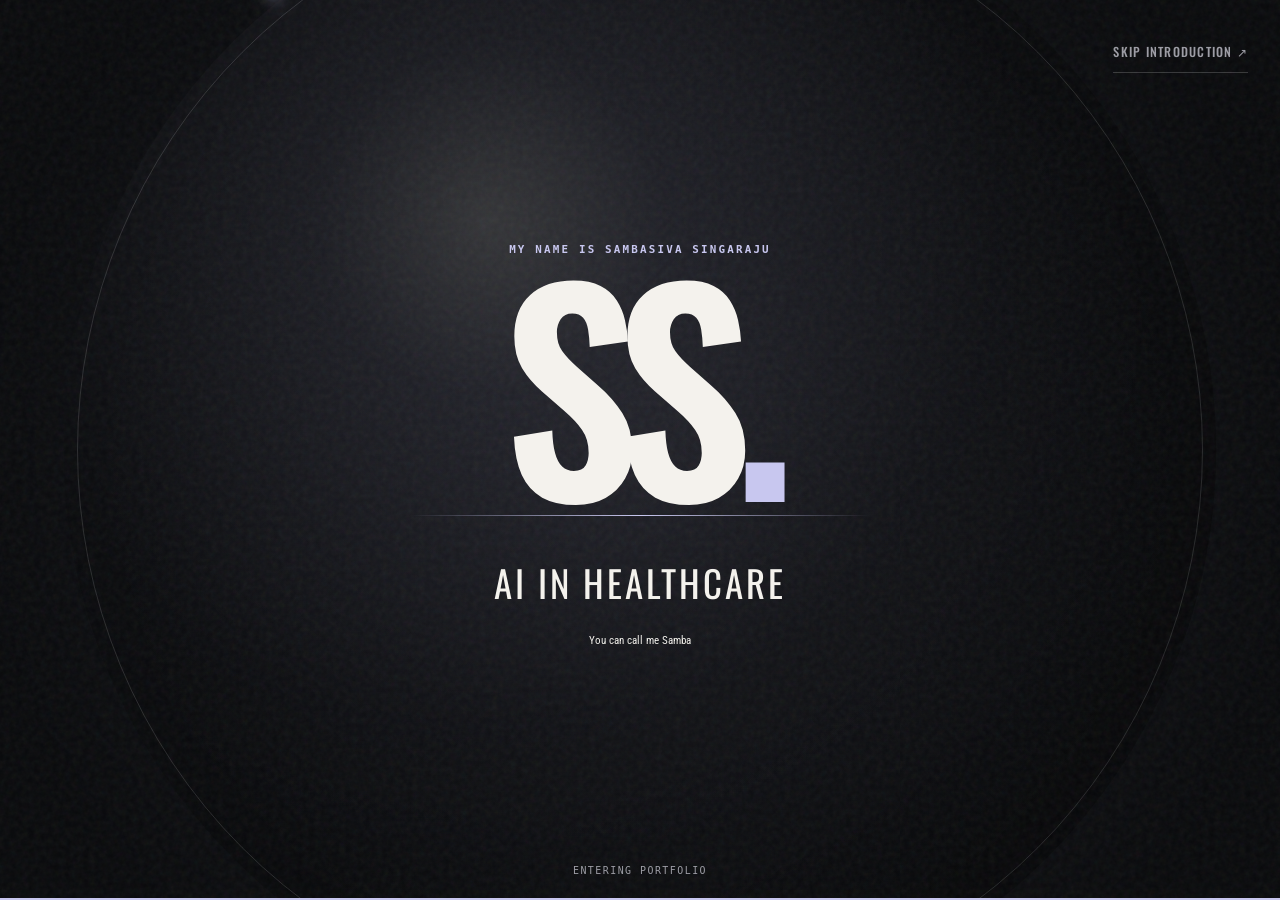
<file: index.html>
<!DOCTYPE html>
<html lang="en">
<head>
  <meta charset="UTF-8">
  <meta name="viewport" content="width=device-width, initial-scale=1.0">
  <meta name="description" content="Portfolio of Sambasiva Singaraju — educator, researcher and computer science student.">
  <title>Sambasiva Singaraju | About</title>
  <script>
  (function () {
    const pageURL =
      new URL(window.location.href);

    const arrivedFromIntro =
      pageURL.searchParams.get("intro")
      === "finished";

    if (arrivedFromIntro) {
      /*
        Remember that the introduction has played.
      */

      try {
        sessionStorage.setItem(
          "portfolioIntroPlayed",
          "true"
        );
      } catch (error) {
        /*
          The URL parameter still prevents a redirect loop when
          browser storage is unavailable.
        */
      }

      /*
        Remove ?intro=finished without refreshing the page.
      */

      pageURL.searchParams.delete("intro");

      try {
        window.history.replaceState(
          {},
          document.title,
          pageURL.pathname
        );
      } catch (error) {
        // The visible query parameter can remain if this fails.
      }
    } else {
      let introAlreadyPlayed = false;

      try {
        introAlreadyPlayed =
          sessionStorage.getItem(
            "portfolioIntroPlayed"
          ) === "true";
      } catch (error) {
        /*
          Browser storage may be unavailable for file:// pages.
        */
      }

      if (!introAlreadyPlayed) {
        window.location.replace(
          "intro.html"
        );
      }
    }
  })();
</script>
  <link rel="stylesheet" href="styles.css">
</head>
<body>
  <!-- Shared navigation: update these links on every page if you rename a file. -->
  <header class="site-header">
    <a class="brand" href="index.html" aria-label="Sambasiva Singaraju home">SS<span>.</span></a>
    <button class="menu-toggle" aria-expanded="false" aria-controls="site-nav">Menu</button>
    <nav id="site-nav" class="site-nav" aria-label="Primary navigation">
      <a class="active" aria-current="page" href="index.html">About me</a>
      <a href="projects.html">Projects</a>
      <a href="goals.html">Goals & progress</a>
    </nav>
  </header>

  <main>
    <section class="hero wrap">
      <div class="hero-copy reveal">
        <p class="eyebrow">Biomedical Science Graduate | Computer Science Student | AI and Health</p>
        <h1>Bridging the gap between <span>technology and healthcare</span></h1>
        <p class="lead">I’m Sambasiva, a Melbourne-based biomedical science graduate and current computer science student. I am a confident communicator with an undying curiosity to keep learning and growing.</p>
        <div class="actions">
          <a class="button primary" href="projects.html">Explore my work</a>
          <!-- Replace the email address here if your contact details change. -->
          <a class="button secondary" href="mailto:manojsingaraju2003@gmail.com">Get in touch</a>
          <a
          class="button secondary"
          href="https://www.linkedin.com/in/sambasiva-singaraju"
          target="_blank"
          rel="noopener noreferrer">
          LinkedIn ↗
          </a>
        </div>
      </div>

      <!-- PHOTO PLACEHOLDER: replace this div with <img class="profile-image" src="images/your-photo.jpg" alt="Portrait of Sambasiva Singaraju"> -->
      <img class="profile-image" src="images/your-photo.jpeg" alt="Portrait of Sambasiva Singaraju">
    </section>

    <section class="section wrap reveal">
      <div class="section-heading">
        <p class="eyebrow">A little more</p>
        <h2>Curiosity backed by communication</h2>
      </div>
      <div class="about-grid">
        <div class="panel prose">
          <p>My background spans biomedical research, education and customer-facing work. At Monash University, I completed a Bachelor of Biomedical Science and an Honours year, analysing ASPREE cohort data and communicating the findings through a thesis and presentation.</p>
          <p>As an Education Presenter with Elevate Education, I delivered engaging revision sessions in metropolitan and rural schools across Victoria. I now tutor high-school students, volunteer with Australian Red Cross retail, and study computer science to turn analytical ideas into practical digital experiences.</p>
          <p>I’m at my best when learning quickly, organising moving parts and helping people feel comfortable with unfamiliar information.</p>
        </div>
        <aside class="panel quick-facts" aria-label="Quick facts">
          <h3>Quick facts</h3>
          <dl>
            <div><dt>Based in</dt><dd>Melbourne, Victoria</dd></div>
            <div><dt>Current study</dt><dd>Graduate Certificate of Computer Science with Monash University</dd></div>
            <div><dt>Academic highlight</dt><dd>77 WAM in Biomedical Science | 94.5 ATAR</dd></div>
            <div><dt>Focus</dt><dd>Programming, Analysis, Health, Developing AI Solutions</dd></div>
          </dl>
        </aside>
      </div>
    </section>

    <section class="section wrap reveal">
      <div class="section-heading"><p class="eyebrow">Capabilities</p><h2>What I bring</h2></div>
      <div class="skill-grid">
        <article class="skill-card"><span>01</span><h3>Communication</h3><p>Clear presentations, active listening and explanations adapted to different audiences.</p></article>
        <article class="skill-card"><span>02</span><h3>Analysis</h3><p>Research design, statistical reasoning, structured problem-solving and close attention to detail.</p></article>
        <article class="skill-card"><span>03</span><h3>Delivery</h3><p>Independent planning, travel coordination, technical setup and reliable follow-through.</p></article>
        <article class="skill-card"><span>04</span><h3>Technology</h3><p>Developing programming fundamentals and confidently using digital systems and devices.</p></article>
      </div>
    </section>

    <section class="section wrap reveal">
      <div class="section-heading"><p class="eyebrow">Work Experience</p><h2>Trained and Developed in various industries and roles</h2></div>
      <div class="timeline">
        <article><div class="timeline-date">2026 — Present</div><div><h3>Retail Volunteer</h3><p>Australian Red Cross | Customer support, point-of-sale operations and inclusive service.</p></div></article>
        <article><div class="timeline-date">2023 — 2025</div><div><h3>Education Presenter</h3><p>Elevate Education | Interactive revision lectures delivered across Victorian schools.</p></div></article>
        <article><div class="timeline-date">2022 — Present</div><div><h3>Private Tutor</h3><p>Tailored teaching, planning and client relationships for high-school students.</p></div></article>
      </div>
    </section>
    <section class="section wrap reveal">
            <div class="section-heading"><p class="eyebrow">Education</p><h2>A cross-disciplinary path</h2></div>
      <div class="timeline">
        <article><div class="timeline-date">2026 — Present</div><div><h3>Graduate Certificate of Computer Science</h3><p>Monash University | Programming, computational thinking and software fundamentals.</p></div></article>
        <article><div class="timeline-date">2025</div><div><h3>Biomedical Science (Honours)</h3><p>Monash University | Independent ASPREE cohort analysis, thesis and research presentation for the School of Public Health.</p></div></article>
        <article><div class="timeline-date">2025</div><div><h3>Bachelor of Biomedical Science </h3><p>Monash University | 3-year undergraduate degree exploring human biology, health, and the causes and prevention of diseases</p></div></article>
      </div>
    </section>
  </main>

  <footer class="site-footer wrap"><p>© <span data-year></span> Sambasiva Singaraju</p></footer>
  <script src="script.js"></script>
</body>
</html>
</file>
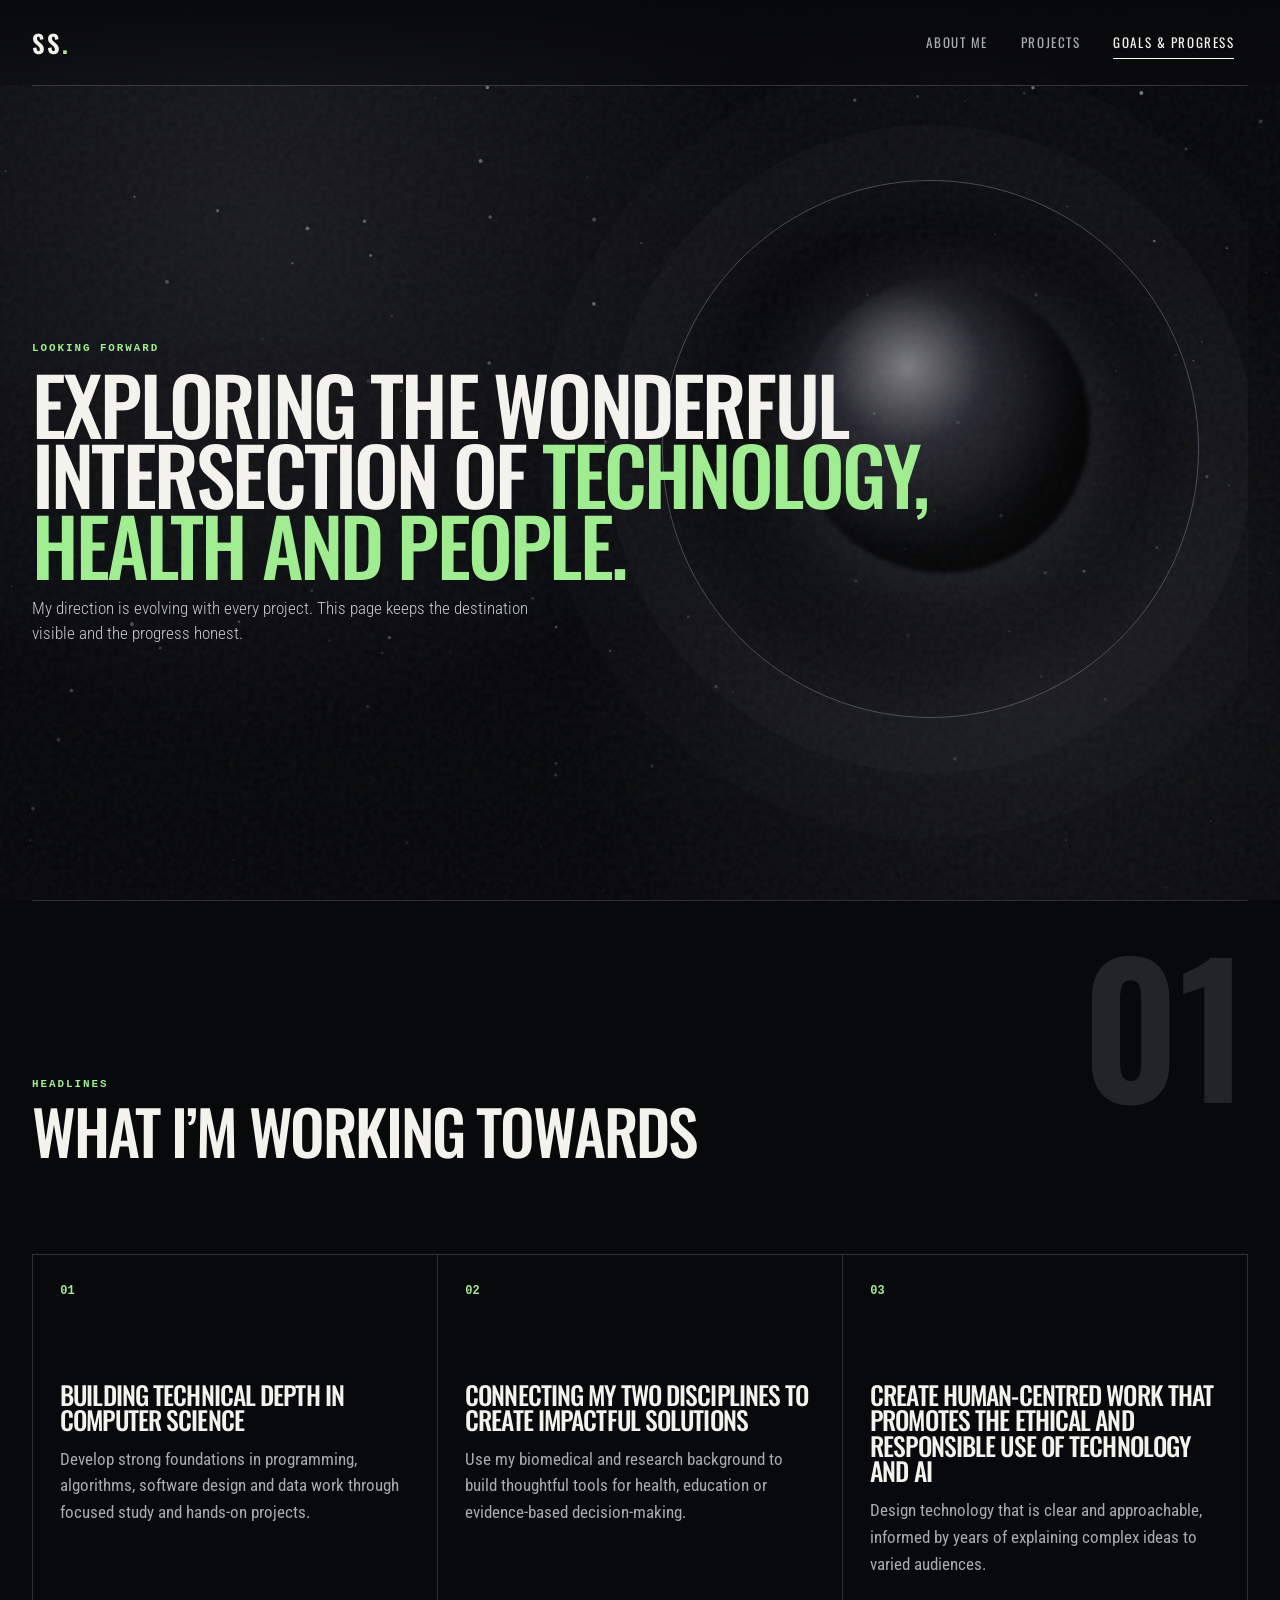
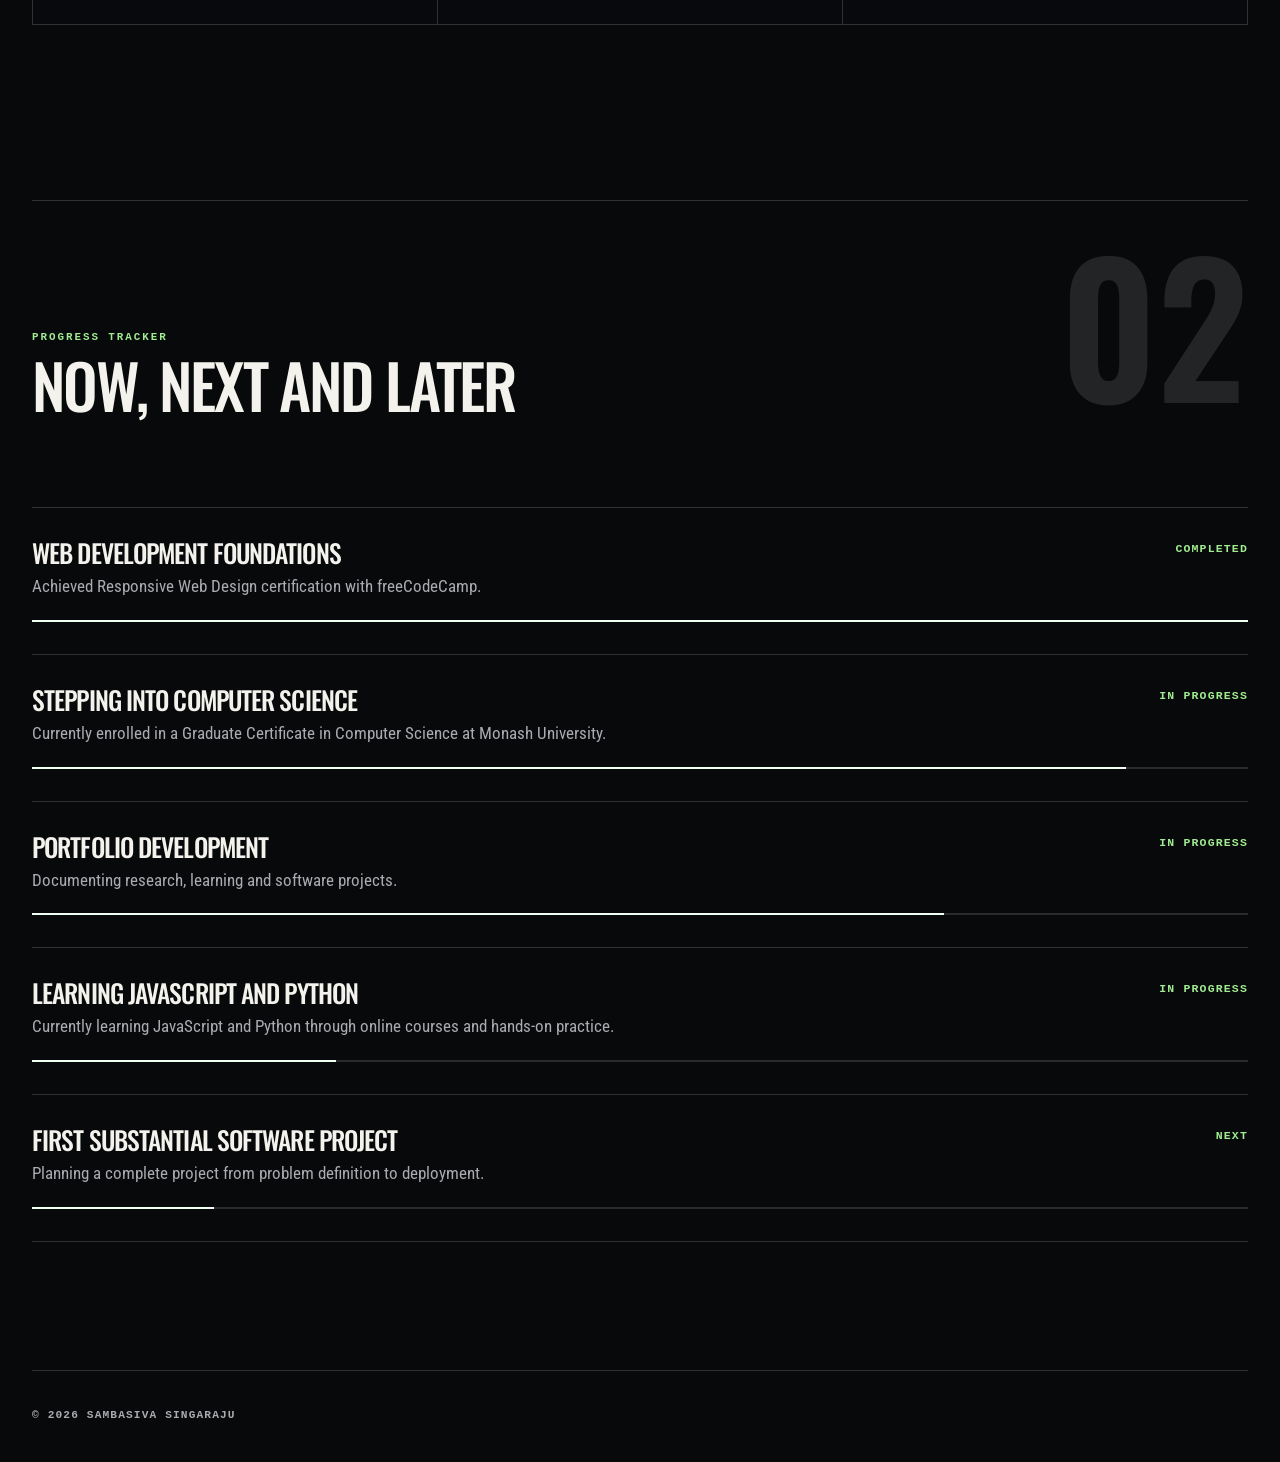
<file: goals.html>
<!DOCTYPE html>
<html lang="en">
<head><meta charset="UTF-8"><meta name="viewport" content="width=device-width, initial-scale=1.0"><meta name="description" content="Future goals and learning progress of Sambasiva Singaraju."><title>Sambasiva Singaraju | Goals & Progress</title><link rel="stylesheet" href="styles.css"></head>
<body>
  <header class="site-header"><a class="brand" href="index.html" aria-label="Home">SS<span>.</span></a><button class="menu-toggle" aria-expanded="false" aria-controls="site-nav">Menu</button><nav id="site-nav" class="site-nav" aria-label="Primary navigation"><a href="index.html">About me</a><a href="projects.html">Projects</a><a class="active" aria-current="page" href="goals.html">Goals & progress</a></nav></header>
  <main>
    <section class="page-hero wrap reveal"><p class="eyebrow">Looking forward</p><h1>Exploring the wonderful intersection of <span>technology, health and people.</span></h1><p class="lead">My direction is evolving with every project. This page keeps the destination visible and the progress honest.</p></section>
    <section class="section wrap reveal">
      <div class="section-heading"><p class="eyebrow">Headlines</p><h2>What I’m working towards</h2></div>
      <div class="goal-grid">
        <article class="goal-card"><span>01</span><h3>Building technical depth in Computer Science</h3><p>Develop strong foundations in programming, algorithms, software design and data work through focused study and hands-on projects.</p></article>
        <article class="goal-card"><span>02</span><h3>Connecting my two disciplines to create impactful solutions</h3><p>Use my biomedical and research background to build thoughtful tools for health, education or evidence-based decision-making.</p></article>
        <article class="goal-card"><span>03</span><h3>Create human-centred work that promotes the ethical and responsible use of technology and AI</h3><p>Design technology that is clear and approachable, informed by years of explaining complex ideas to varied audiences.</p></article>
      </div>
    </section>

    <section class="section wrap reveal">
      <div class="section-heading"><p class="eyebrow">Progress tracker</p><h2>Now, next and later</h2></div>
      <div class="progress-list">
        <!-- PERSONALISE: these are suggested milestones based on your resume, not claims of completed technical mastery. -->
        <article class="progress-item"><div class="progress-copy"><div><h3>Web Development Foundations</h3><p>Achieved Responsive Web Design certification with freeCodeCamp.</p></div><strong>Completed</strong></div><div class="progress-track" role="progressbar" aria-label="Computer science foundations" aria-valuemin="0" aria-valuemax="100" aria-valuenow="100"><span style="--progress: 100%"></span></div></article>
        <article class="progress-item"><div class="progress-copy"><div><h3>Stepping into Computer Science</h3><p>Currently enrolled in a Graduate Certificate in Computer Science at Monash University.</p></div><strong>In Progress</strong></div><div class="progress-track" role="progressbar" aria-label="Computer science foundations" aria-valuemin="0" aria-valuemax="100" aria-valuenow="90"><span style="--progress: 90%"></span></div></article>
        <article class="progress-item"><div class="progress-copy"><div><h3>Portfolio development</h3><p>Documenting research, learning and software projects.</p></div><strong>In progress</strong></div><div class="progress-track" role="progressbar" aria-label="Portfolio development" aria-valuemin="0" aria-valuemax="100" aria-valuenow="75"><span style="--progress: 75%"></span></div></article>
        <article class="progress-item"><div class="progress-copy"><div><h3>Learning JavaScript and Python</h3><p>Currently learning JavaScript and Python through online courses and hands-on practice.</p></div><strong>In progress</strong></div><div class="progress-track" role="progressbar" aria-label="Learning JavaScript and Python" aria-valuemin="0" aria-valuemax="100" aria-valuenow="25"><span style="--progress: 25%"></span></div></article>        
        <article class="progress-item"><div class="progress-copy"><div><h3>First substantial software project</h3><p>Planning a complete project from problem definition to deployment.</p></div><strong>Next</strong></div><div class="progress-track" role="progressbar" aria-label="First substantial software project" aria-valuemin="0" aria-valuemax="100" ariavaluenow="15"><span style="--progress: 15%"></span></div></article>
      </div>
    </section>

  </main>
  <footer class="site-footer wrap"><p>© <span data-year></span> Sambasiva Singaraju</p></footer><script src="script.js"></script>
</body></html>
</file>
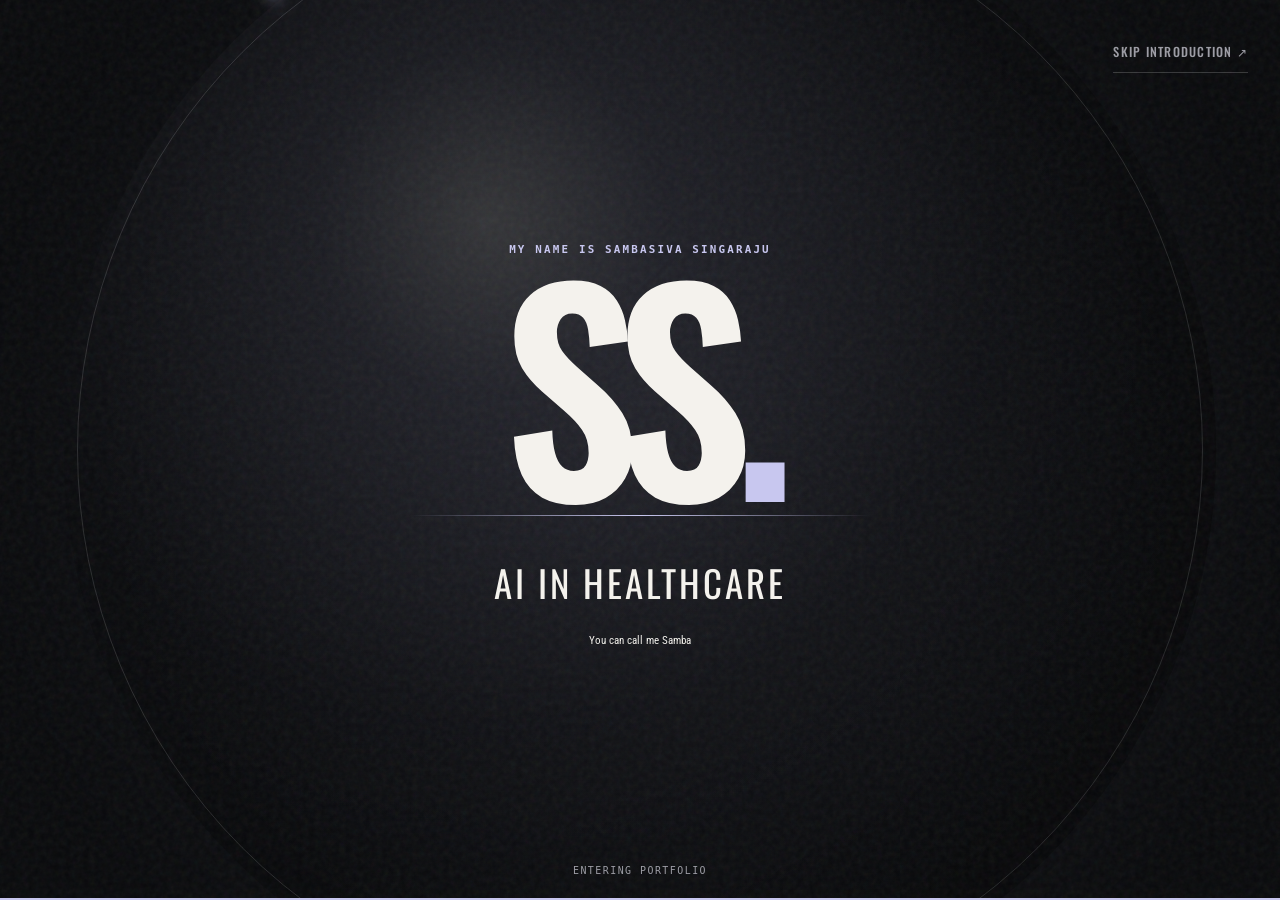
<file: intro.html>
<!DOCTYPE html>
<html lang="en">
<head>
  <meta charset="UTF-8">

  <meta
    name="viewport"
    content="width=device-width, initial-scale=1.0"
  >

  <meta
    name="description"
    content="Introduction to the portfolio of Sambasiva Singaraju."
  >

  <title>Sambasiva Singaraju | Introduction</title>

  <link rel="stylesheet" href="intro.css">

  <!--
    Keep the page hidden until JavaScript confirms that the
    introduction should play. This prevents a flash if someone
    revisits intro.html after already watching it.
  -->
  <style>
    html {
      background: #08090b;
    }
  </style>
</head>

<body>
  <main class="intro">
    <!-- Decorative animated background -->
    <div class="intro-background" aria-hidden="true">
      <div class="orbit orbit-one"></div>
      <div class="orbit orbit-two"></div>
      <div class="central-orb"></div>
      <div class="grain"></div>
    </div>

    <!-- Main animation content -->
    <div class="intro-content">
      <p class="intro-eyebrow">
        My name is Sambasiva Singaraju
      </p>

      <div class="intro-logo" aria-label="Sambasiva Singaraju">
        <span class="logo-main">SS</span>
        <span class="logo-dot">.</span>
      </div>

      <div class="intro-line"></div>

      <div class="intro-words">
        <span>Biomedical Science</span>
        <span>Computer Science</span>
        <span>AI in Healthcare</span>
      </div>

      <p class="intro-name">
        You can call me Samba
      </p>
    </div>

    <!-- Animation progress indicator -->
    <div class="intro-progress" aria-hidden="true">
      <span></span>
    </div>

    <!-- Visitors should always be able to skip an intro animation. -->
    <button
      class="skip-button"
      id="skip-intro"
      type="button"
    >
      Skip introduction
      <span aria-hidden="true">↗</span>
    </button>

    <p
      class="redirect-message"
      id="redirect-message"
      aria-live="polite"
    >
      Entering portfolio
    </p>
  </main>

  <script src="intro.js"></script>
</body>
</html>
</file>
<file: styles.css>
/* ================================================================
   1. FONTS AND DESIGN VARIABLES
   ================================================================ */

@import url("https://fonts.googleapis.com/css2?family=Oswald:wght@300;400;500;600;700&family=Roboto+Condensed:wght@300;400;500;600;700&display=swap");

:root {
  /* Colours */
  --bg: #08090b;
  --surface: rgba(17, 19, 23, 0.78);
  --surface-solid: #111317;

  --text: #f4f2ed;
  --muted: #a9abb0;

  --accent: #a0ec91;
  --accent-light: #effff1;

  --line: rgba(255, 255, 255, 0.16);

  /* Fonts */
  --display-font: "Oswald", sans-serif;
  --body-font: "Roboto Condensed", sans-serif;

  /*
    Consistent responsive heading sizes.

    These respond to both screen width and screen height, preventing
    headings from becoming excessively tall on wide monitors.
  */
  --heading-page: clamp(
    3.4rem,
    min(6.2vw, 9.5vh),
    6.8rem
  );

  --heading-section: clamp(
    2.7rem,
    min(4.8vw, 7.5vh),
    5.2rem
  );

  --heading-card: clamp(
    1.8rem,
    min(2.8vw, 4.5vh),
    3.2rem
  );

  --heading-small: clamp(
    1.35rem,
    2vw,
    1.9rem
  );

  /* Layout */
  --max-width: 1240px;
  --navigation-height: 86px;
}


/* ================================================================
   2. RESET AND GLOBAL STYLES
   ================================================================ */

*,
*::before,
*::after {
  box-sizing: border-box;
}

html {
  scroll-behavior: smooth;
}

body {
  margin: 0;

  color: var(--text);
  background-color: var(--bg);

  font-family: var(--body-font);
  font-size: 1.05rem;
  line-height: 1.6;

  overflow-x: hidden;
}

main {
  position: relative;
}

a {
  color: inherit;
}

button,
input,
textarea {
  color: inherit;
  font: inherit;
}

button {
  cursor: pointer;
}

img {
  display: block;
  max-width: 100%;
}

.wrap {
  width: min(
    var(--max-width),
    calc(100% - 4rem)
  );

  margin-inline: auto;
}


/* ================================================================
   3. BACKGROUND EFFECTS
   ================================================================ */

body::before {
  content: "";

  position: fixed;
  inset: 0;
  z-index: -4;

  background:
    radial-gradient(
      circle at 20% 25%,
      rgba(185, 183, 230, 0.1),
      transparent 32rem
    ),
    radial-gradient(
      circle at 80% 75%,
      rgba(255, 255, 255, 0.055),
      transparent 29rem
    ),
    linear-gradient(
      rgba(7, 8, 10, 0.2),
      rgba(7, 8, 10, 0.72)
    );

  pointer-events: none;
}

/* Subtle film-grain texture */

body::after {
  content: "";

  position: fixed;
  inset: 0;
  z-index: -3;

  opacity: 0.085;

  background-image: url("data:image/svg+xml,%3Csvg viewBox='0 0 180 180' xmlns='http://www.w3.org/2000/svg'%3E%3Cfilter id='noise'%3E%3CfeTurbulence type='fractalNoise' baseFrequency='.82' numOctaves='4' stitchTiles='stitch'/%3E%3C/filter%3E%3Crect width='100%25' height='100%25' filter='url(%23noise)' opacity='.65'/%3E%3C/svg%3E");

  pointer-events: none;
}

/* Canvas created automatically by script.js */

#particle-canvas {
  position: fixed;
  inset: 0;
  z-index: -5;

  width: 100%;
  height: 100%;

  pointer-events: none;
}


/* ================================================================
   4. NAVIGATION
   ================================================================ */

.site-header {
  position: fixed;
  top: 0;
  left: 50%;
  z-index: 100;

  width: min(
    var(--max-width),
    calc(100% - 4rem)
  );

  min-height: var(--navigation-height);

  display: flex;
  align-items: center;
  justify-content: space-between;

  transform: translateX(-50%);

  border-bottom: 1px solid var(--line);
}

.site-header::before {
  content: "";

  position: absolute;
  inset: 0 -100vw;
  z-index: -1;

  background: linear-gradient(
    to bottom,
    rgba(8, 9, 11, 0.95),
    rgba(8, 9, 11, 0.36)
  );

  backdrop-filter: blur(8px);
  -webkit-backdrop-filter: blur(8px);
}

.brand {
  color: var(--text);

  font-family: var(--display-font);
  font-size: 1.55rem;
  font-weight: 600;
  letter-spacing: 0.08em;

  text-decoration: none;
}

.brand span {
  color: var(--accent);
}

.site-nav {
  display: flex;
  align-items: center;
  gap: 0.35rem;
}

.site-nav a {
  position: relative;

  padding: 0.55rem 0.85rem;

  color: var(--muted);

  font-family: var(--display-font);
  font-size: 0.82rem;
  font-weight: 400;
  letter-spacing: 0.12em;
  text-transform: uppercase;

  text-decoration: none;

  transition: color 200ms ease;
}

.site-nav a::after {
  content: "";

  position: absolute;
  right: 0.85rem;
  bottom: 0.2rem;
  left: 0.85rem;

  height: 1px;

  background: var(--accent-light);

  transform: scaleX(0);
  transform-origin: left;

  transition: transform 220ms ease;
}

.site-nav a:hover,
.site-nav a.active {
  color: var(--text);
}

.site-nav a:hover::after,
.site-nav a.active::after {
  transform: scaleX(1);
}

.menu-toggle {
  display: none;

  padding: 0.5rem 0;

  color: var(--text);
  background: transparent;

  border: 0;

  font-family: var(--display-font);
  font-size: 0.85rem;
  letter-spacing: 0.12em;
  text-transform: uppercase;
}


/* ================================================================
   5. CONSISTENT TYPOGRAPHY
   ================================================================ */

h1,
h2,
h3,
p {
  margin-top: 0;
}

h1,
h2,
h3 {
  font-family: var(--display-font);
  font-weight: 500;
  letter-spacing: -0.035em;
}

h1 {
  max-width: 1000px;

  margin-bottom: 1rem;

  font-size: var(--heading-page);
  line-height: 0.89;
  text-transform: uppercase;
}

h2 {
  margin-bottom: 1.1rem;

  font-size: var(--heading-section);
  line-height: 0.92;
  text-transform: uppercase;
}

h3 {
  margin-bottom: 0.8rem;

  font-size: var(--heading-small);
  line-height: 1;
}

h1 span {
  color: var(--accent);
}

.eyebrow {
  margin-bottom: 0.7rem;

  color: var(--accent);

  font-family:
    ui-monospace,
    SFMono-Regular,
    Menlo,
    Monaco,
    Consolas,
    monospace;

  font-size: 0.68rem;
  font-weight: 700;
  line-height: 1.5;
  letter-spacing: 0.18em;
  text-transform: uppercase;
}

.lead {
  max-width: 62ch;

  margin-bottom: 0;

  color: #c8c9ce;

  font-size: clamp(
    1rem,
    min(1.35vw, 2.2vh),
    1.3rem
  );

  font-weight: 300;
  line-height: 1.45;
}

.section-heading {
  position: relative;
  z-index: 2;

  max-width: 900px;

  margin-bottom: clamp(2.5rem, 6vw, 5rem);
}

.section-heading > p:last-child {
  color: var(--muted);
}


/* ================================================================
   6. HERO SECTIONS

   Both the About hero and page heroes fit within the first screen
   on desktop.
   ================================================================ */

.hero,
.page-hero {
  position: relative;

  height: 100vh;
  height: 100svh;

  min-height: 0;

  padding-top:
    calc(var(--navigation-height) + 1.5rem);

  padding-bottom: 1.5rem;

  align-items: center;

  overflow: hidden;
}

.hero {
  display: grid;

  grid-template-columns:
    minmax(0, 1.3fr)
    minmax(260px, 0.7fr);

  gap: clamp(2rem, 4vw, 5rem);
}

.page-hero {
  display: flex;
  flex-direction: column;
  align-items: flex-start;
  justify-content: center;
}

.hero-copy {
  position: relative;
  z-index: 2;

  min-width: 0;
}

/* Decorative orbital circles */

.hero::before,
.page-hero::before {
  content: "";

  position: absolute;
  z-index: -1;

  top: 20%;
  right: 4%;

  width: clamp(280px, 42vw, 620px);
  aspect-ratio: 1;

  border: 1px solid rgba(220, 219, 255, 0.3);
  border-radius: 50%;

  box-shadow:
    0 0 0 55px rgba(205, 203, 246, 0.025),
    0 0 0 120px rgba(205, 203, 246, 0.018),
    inset 0 0 90px rgba(205, 203, 246, 0.055);

  animation: orbit 18s linear infinite;
}

.hero::after,
.page-hero::after {
  content: "";

  position: absolute;
  z-index: -1;

  top: 31%;
  right: 13%;

  width: clamp(160px, 23vw, 350px);
  aspect-ratio: 1;

  border-radius: 50%;

  background:
    radial-gradient(
      circle at 38% 30%,
      rgba(255, 255, 255, 0.46),
      rgba(183, 181, 223, 0.16) 28%,
      rgba(10, 11, 14, 0.08) 66%
    );

  filter: blur(2px);

  box-shadow:
    0 0 80px rgba(200, 199, 239, 0.13),
    inset -30px -20px 70px rgba(0, 0, 0, 0.7);
}

.profile-image {
  position: relative;
  z-index: 1;

  width: auto;
  max-width: 100%;

  height: min(66vh, 680px);
  height: min(66svh, 680px);

  aspect-ratio: auto;

  justify-self: end;

  object-fit: cover;
  object-position: center top;

  border: 1px solid rgba(255, 255, 255, 0.25);
  border-radius: 48% 48% 2px 2px;

  box-shadow: 0 35px 100px rgba(0, 0, 0, 0.55);

  transition:
    filter 400ms ease,
    transform 400ms ease;
}

.profile-image:hover {
  transform: scale(1.005);
}


/* ================================================================
   7. BUTTONS
   ================================================================ */

.actions,
.project-links {
  display: flex;
  flex-wrap: wrap;
  gap: 0.8rem;

  margin-top: 1.25rem;
}

.button {
  display: inline-flex;
  align-items: center;
  justify-content: center;

  min-height: 44px;

  padding: 0.62rem 1rem;

  color: var(--text);
  background: rgba(8, 9, 11, 0.4);

  border: 1px solid var(--line);

  font-family: var(--display-font);
  font-size: 0.82rem;
  font-weight: 500;
  letter-spacing: 0.1em;
  text-transform: uppercase;
  text-decoration: none;

  transition:
    color 180ms ease,
    background-color 180ms ease,
    border-color 180ms ease,
    transform 180ms ease;
}

.button.primary {
  color: #0a0b0d;
  background: var(--text);
  border-color: var(--text);
}

.button:hover {
  transform: translateY(-3px);
}

.button.primary:hover {
  background: var(--accent-light);
  border-color: var(--accent-light);
}

.button.secondary:hover {
  color: #0a0b0d;
  background: var(--accent-light);
  border-color: var(--accent-light);
}


/* ================================================================
   8. GENERAL CONTENT SECTIONS
   ================================================================ */

.section {
  position: relative;

  min-height: 100svh;

  padding-top: clamp(6rem, 10vw, 9rem);
  padding-bottom: clamp(6rem, 10vw, 9rem);

  display: flex;
  flex-direction: column;
  justify-content: center;

  border-top: 1px solid var(--line);
}

/*
  script.js automatically adds data-section="01", "02" and so on.
*/

.section::after {
  content: attr(data-section);

  position: absolute;
  top: 2rem;
  right: 0;
  z-index: -1;

  color: rgba(255, 255, 255, 0.11);

  font-family: var(--display-font);
  font-size: clamp(5rem, 14vw, 13rem);
  font-weight: 600;
  line-height: 1;

  pointer-events: none;
}

.panel {
  border: 1px solid var(--line);

  background:
    linear-gradient(
      145deg,
      rgba(22, 24, 29, 0.83),
      rgba(10, 11, 14, 0.8)
    );

  backdrop-filter: blur(9px);
  -webkit-backdrop-filter: blur(9px);
}


/* ================================================================
   9. ABOUT PAGE
   ================================================================ */

.about-grid {
  display: grid;
  grid-template-columns: 1.2fr 0.8fr;

  gap: 1px;

  background: var(--line);

  border: 1px solid var(--line);
}

.prose,
.quick-facts {
  padding: clamp(1.6rem, 4vw, 3.2rem);

  border: 0;
}

.prose p {
  color: #c3c4c9;

  font-size: clamp(1.05rem, 1.8vw, 1.22rem);
}

.prose p:last-child {
  margin-bottom: 0;
}

.quick-facts h3 {
  text-transform: uppercase;
}

.quick-facts dl,
.quick-facts dl div {
  margin: 0;
}

.quick-facts dl div {
  padding: 1.1rem 0;

  border-top: 1px solid var(--line);
}

.quick-facts dt {
  color: var(--muted);

  font-family:
    ui-monospace,
    SFMono-Regular,
    Menlo,
    Monaco,
    Consolas,
    monospace;

  font-size: 0.68rem;
  font-weight: 700;
  line-height: 1.4;
  letter-spacing: 0.12em;
  text-transform: uppercase;
}

.quick-facts dd {
  margin: 0.35rem 0 0;

  font-size: 1.05rem;
}


/* ================================================================
   10. SKILL AND GOAL CARDS
   ================================================================ */

.skill-grid,
.goal-grid {
  display: grid;

  border-top: 1px solid var(--line);
  border-left: 1px solid var(--line);
}

.skill-grid {
  grid-template-columns: repeat(4, 1fr);
}

.goal-grid {
  grid-template-columns: repeat(3, 1fr);
}

.skill-card,
.goal-card {
  position: relative;

  min-height: 315px;

  padding: 1.7rem;

  overflow: hidden;

  border-right: 1px solid var(--line);
  border-bottom: 1px solid var(--line);

  background: rgba(10, 11, 14, 0.52);

  transition:
    color 250ms ease,
    background-color 250ms ease,
    transform 250ms ease;
}

.goal-card {
  min-height: 370px;
}

.skill-card::before,
.goal-card::before {
  content: "";

  position: absolute;
  right: -20%;
  bottom: -55%;

  width: 180px;
  aspect-ratio: 1;

  border: 1px solid rgba(255, 255, 255, 0.22);
  border-radius: 50%;

  transition:
    border-color 450ms ease,
    transform 450ms ease;
}

.skill-card:hover,
.goal-card:hover {
  color: #090a0c;
  background: var(--accent-light);

  transform: translateY(-4px);
}

.skill-card:hover::before,
.goal-card:hover::before {
  border-color: rgba(0, 0, 0, 0.23);

  transform: scale(1.8);
}

.skill-card > span,
.goal-card > span {
  display: block;

  margin-bottom: 5rem;

  color: var(--accent);

  font-family:
    ui-monospace,
    SFMono-Regular,
    Menlo,
    Monaco,
    Consolas,
    monospace;

  font-size: 0.75rem;
  font-weight: 700;
}

.skill-card h3,
.goal-card h3 {
  position: relative;
  z-index: 1;

  text-transform: uppercase;
}

.skill-card p,
.goal-card p {
  position: relative;
  z-index: 1;

  margin-bottom: 0;

  color: var(--muted);
}

.skill-card:hover > span,
.goal-card:hover > span,
.skill-card:hover p,
.goal-card:hover p {
  color: #303137;
}


/* ================================================================
   11. EXPERIENCE AND EDUCATION TIMELINES
   ================================================================ */

.timeline {
  border-top: 1px solid var(--line);
}

.timeline article {
  display: grid;

  grid-template-columns:
    minmax(150px, 0.28fr)
    1fr;

  gap: clamp(2rem, 6vw, 7rem);

  padding: 2rem 0;

  border-bottom: 1px solid var(--line);

  transition:
    padding-left 220ms ease,
    background 220ms ease;
}

.timeline article:hover {
  padding-left: 1rem;

  background:
    linear-gradient(
      90deg,
      rgba(200, 199, 239, 0.08),
      transparent
    );
}

.timeline-date {
  color: var(--accent);

  font-family:
    ui-monospace,
    SFMono-Regular,
    Menlo,
    Monaco,
    Consolas,
    monospace;

  font-size: 0.76rem;
  font-weight: 700;
  letter-spacing: 0.05em;
}

.timeline h3 {
  margin-bottom: 0.5rem;

  text-transform: uppercase;
}

.timeline p {
  margin: 0;

  color: var(--muted);
}


/* ================================================================
   12. PROJECT FILTERS
   ================================================================ */

.filters {
  display: flex;
  flex-wrap: wrap;
  gap: 0.55rem;

  margin-bottom: 3rem;
}

.filter {
  padding: 0.65rem 1rem;

  color: var(--muted);
  background: rgba(8, 9, 11, 0.55);

  border: 1px solid var(--line);

  font-family: var(--display-font);
  font-size: 0.8rem;
  font-weight: 500;
  letter-spacing: 0.1em;
  text-transform: uppercase;

  transition:
    color 180ms ease,
    background-color 180ms ease,
    border-color 180ms ease;
}

.filter:hover,
.filter.active {
  color: #0b0c0e;
  background: var(--accent-light);
  border-color: var(--accent-light);
}


/* ================================================================
   13. PROJECT CARDS
   ================================================================ */

.project-grid {
  display: grid;

  grid-template-columns:
    repeat(2, minmax(0, 1fr));

  gap: clamp(2rem, 5vw, 5rem);
}

.project-card {
  position: relative;

  padding-top: 1.5rem;

  border-top: 1px solid var(--line);

  background: transparent;
}

.project-card[hidden] {
  display: none;
}

.project-image {
  display: block;

  width: 100%;
  aspect-ratio: 16 / 10;
  min-height: 0;

  object-fit: cover;
  object-position: center;

  overflow: hidden;

  border: 1px solid var(--line);
  border-radius: 0;

  filter: grayscale(1) contrast(1.05);

  transition:
    filter 400ms ease,
    transform 400ms ease;
}

.project-card:hover .project-image {
  filter: grayscale(0) contrast(1);

  transform: scale(0.985);
}

.image-placeholder {
  display: grid;
  place-items: center;
  align-content: center;
  gap: 0.5rem;

  color: var(--muted);

  background:
    radial-gradient(
      circle,
      #242630,
      #0c0d10 68%
    );
}

.project-image.image-placeholder {
  min-height: 0;
}

.project-image.image-placeholder span {
  color: var(--accent-light);

  font-family: var(--display-font);
  font-size: clamp(4rem, 10vw, 8rem);
  font-weight: 500;
  line-height: 1;
}

.project-image.image-placeholder small {
  color: var(--muted);

  font-family:
    ui-monospace,
    SFMono-Regular,
    Menlo,
    Monaco,
    Consolas,
    monospace;

  font-size: 0.68rem;
  font-weight: 700;
  letter-spacing: 0.14em;
  text-transform: uppercase;
}

.project-body {
  padding-top: 1.6rem;
}

.project-body h2 {
  margin-bottom: 1rem;

  font-size: var(--heading-card);
  line-height: 0.95;
}

.project-body > p {
  max-width: 630px;

  color: var(--muted);
}

.project-note {
  padding-left: 0.9rem;

  border-left: 1px solid var(--accent);

  font-size: 0.9rem;
}

.tags {
  display: flex;
  flex-wrap: wrap;
  gap: 0.5rem;

  margin-bottom: 1rem;
}

.tags span {
  color: var(--accent);

  font-family:
    ui-monospace,
    SFMono-Regular,
    Menlo,
    Monaco,
    Consolas,
    monospace;

  font-size: 0.65rem;
  font-weight: 700;
  letter-spacing: 0.1em;
  text-transform: uppercase;
}

.tags span + span::before {
  content: "/";

  margin-right: 0.5rem;

  color: #63646a;
}

.project-links a {
  font-family: var(--display-font);
  font-size: 0.9rem;
  letter-spacing: 0.06em;
  text-underline-offset: 5px;
  text-transform: uppercase;
}

.project-links a:hover {
  color: var(--accent);
}

.empty-state {
  padding: 4rem 0;

  color: var(--muted);

  text-align: center;
}


/* ================================================================
   14. GOALS AND PROGRESS TRACKER
   ================================================================ */

.progress-list {
  display: grid;

  border-top: 1px solid var(--line);
}

.progress-item {
  padding: 2rem 0;

  border-bottom: 1px solid var(--line);

  background: transparent;
}

.progress-copy {
  display: flex;
  justify-content: space-between;
  gap: 2rem;
}

.progress-copy h3 {
  margin-bottom: 0.45rem;

  text-transform: uppercase;
}

.progress-copy p {
  margin-bottom: 1.25rem;

  color: var(--muted);
}

.progress-copy strong {
  color: var(--accent);

  font-family:
    ui-monospace,
    SFMono-Regular,
    Menlo,
    Monaco,
    Consolas,
    monospace;

  font-size: 0.72rem;
  font-weight: 700;
  letter-spacing: 0.1em;
  text-transform: uppercase;

  white-space: nowrap;
}

.progress-track {
  height: 2px;

  overflow: hidden;

  background: rgba(255, 255, 255, 0.14);
}

.progress-track span {
  display: block;

  width: var(--progress);
  height: 100%;

  background: var(--accent-light);

  transform-origin: left;
}


/* ================================================================
   15. FOOTER
   ================================================================ */

.site-footer {
  padding-top: 2.3rem;
  padding-bottom: 2.3rem;

  color: var(--muted);

  border-top: 1px solid var(--line);

  font-family:
    ui-monospace,
    SFMono-Regular,
    Menlo,
    Monaco,
    Consolas,
    monospace;

  font-size: 0.7rem;
  font-weight: 700;
  letter-spacing: 0.1em;
  text-transform: uppercase;
}

.site-footer p {
  margin: 0;
}


/* ================================================================
   16. SCROLL REVEAL EFFECTS
   ================================================================ */

.reveal {
  opacity: 0;

  transform: translateY(42px);

  transition:
    opacity 900ms cubic-bezier(0.2, 0.75, 0.25, 1),
    transform 900ms cubic-bezier(0.2, 0.75, 0.25, 1);
}

.reveal.visible {
  opacity: 1;

  transform: none;
}

@keyframes orbit {
  0% {
    transform: rotate(0deg) scale(1);
  }

  50% {
    transform: rotate(180deg) scale(1.06);
  }

  100% {
    transform: rotate(360deg) scale(1);
  }
}


/* ================================================================
   17. SHORT DESKTOP AND LAPTOP SCREENS
   ================================================================ */

@media (min-width: 901px) and (max-height: 750px) {
  :root {
    --heading-page: clamp(
      3rem,
      min(5.4vw, 8.5vh),
      5.5rem
    );

    --heading-section: clamp(
      2.4rem,
      min(4.2vw, 7vh),
      4.4rem
    );
  }

  .hero,
  .page-hero {
    padding-top:
      calc(var(--navigation-height) + 1rem);

    padding-bottom: 1rem;
  }

  .profile-image {
    height: 61vh;
    height: 61svh;
  }

  .lead {
    font-size: 1rem;
    line-height: 1.35;
  }

  .actions {
    margin-top: 0.85rem;
  }
}


/* ================================================================
   18. TABLET RESPONSIVENESS
   ================================================================ */

@media (max-width: 900px) {
  :root {
    --heading-page: clamp(
      3.5rem,
      11vw,
      6rem
    );

    --heading-section: clamp(
      2.8rem,
      9vw,
      4.8rem
    );

    --heading-card: clamp(
      2rem,
      6vw,
      3.2rem
    );
  }

  .hero,
  .page-hero {
    height: auto;
    min-height: 100svh;

    overflow: visible;
  }

  .hero {
    grid-template-columns: 1fr;

    padding-top:
      calc(var(--navigation-height) + 3rem);

    padding-bottom: 5rem;
  }

  .page-hero {
    justify-content: center;

    padding-top:
      calc(var(--navigation-height) + 3rem);

    padding-bottom: 4rem;
  }

  .profile-image {
    width: min(76vw, 430px);
    height: auto;

    justify-self: center;
  }

  .about-grid {
    grid-template-columns: 1fr;
  }

  .skill-grid {
    grid-template-columns: repeat(2, 1fr);
  }

  .goal-grid {
    grid-template-columns: 1fr;
  }

  .goal-card {
    min-height: 300px;
  }

  .section {
    min-height: auto;
  }
}


/* ================================================================
   19. MOBILE RESPONSIVENESS
   ================================================================ */

@media (max-width: 680px) {
  :root {
    --navigation-height: 72px;

    --heading-page: clamp(
      3.1rem,
      16vw,
      5rem
    );

    --heading-section: clamp(
      2.6rem,
      13vw,
      4.2rem
    );

    --heading-card: clamp(
      2rem,
      10vw,
      3rem
    );
  }

  .wrap,
  .site-header {
    width: min(
      var(--max-width),
      calc(100% - 1.5rem)
    );
  }

  .site-header {
    min-height: var(--navigation-height);
  }

  .menu-toggle {
    display: block;
  }

  .site-nav {
    display: none;

    position: absolute;
    top: var(--navigation-height);
    right: 0;
    left: 0;

    padding: 0.75rem;

    flex-direction: column;
    align-items: stretch;

    border: 1px solid var(--line);

    background: rgba(8, 9, 11, 0.98);
  }

  .site-nav.open {
    display: flex;
  }

  .site-nav a {
    padding: 0.9rem;
  }

  .site-nav a::after {
    right: 0.9rem;
    bottom: 0.45rem;
    left: 0.9rem;
  }

  .hero,
  .page-hero {
    padding-top:
      calc(var(--navigation-height) + 2.5rem);
  }

  .hero::before,
  .page-hero::before {
    top: 24%;
    right: -38%;
  }

  .hero::after,
  .page-hero::after {
    top: 31%;
    right: -8%;
  }

  .skill-grid,
  .project-grid {
    grid-template-columns: 1fr;
  }

  .timeline article {
    grid-template-columns: 1fr;

    gap: 0.6rem;
  }

  .progress-copy {
    flex-direction: column;

    gap: 0;
  }

  .section::after {
    top: 1rem;
  }
}


/* ================================================================
   20. REDUCED-MOTION ACCESSIBILITY
   ================================================================ */

@media (prefers-reduced-motion: reduce) {
  html {
    scroll-behavior: auto;
  }

  .reveal {
    opacity: 1;

    transform: none;

    transition: none;
  }

  .hero::before,
  .page-hero::before {
    animation: none;
  }

  .profile-image,
  .project-image,
  .button,
  .skill-card,
  .goal-card {
    transition: none;
  }
}
</file>
<file: intro.css>
@import url("https://fonts.googleapis.com/css2?family=Oswald:wght@300;400;500;600;700&family=Roboto+Condensed:wght@300;400;500;600&display=swap");

:root {
  --background: #08090b;
  --foreground: #f4f2ed;
  --muted: #9d9da5;
  --accent: #c8c7ef;
  --line: rgba(255, 255, 255, 0.18);

  --display-font: "Oswald", sans-serif;
  --body-font: "Roboto Condensed", sans-serif;

  /*
    Keep this synchronized with INTRO_DURATION in intro.js.
  */
  --intro-duration: 6s;
}

*,
*::before,
*::after {
  box-sizing: border-box;
}

html,
body {
  min-height: 100%;
}

body {
  margin: 0;

  color: var(--foreground);
  background: var(--background);

  font-family: var(--body-font);

  overflow: hidden;
}

button {
  color: inherit;
  font: inherit;
}

.intro {
  position: relative;

  width: 100%;
  min-height: 100vh;
  min-height: 100svh;

  display: grid;
  place-items: center;

  overflow: hidden;
  isolation: isolate;

  background:
    radial-gradient(
      circle at center,
      rgba(200, 199, 239, 0.08),
      transparent 34rem
    ),
    #08090b;
}


/* ================================================================
   ANIMATED BACKGROUND
   ================================================================ */

.intro-background {
  position: absolute;
  inset: 0;
  z-index: -2;

  display: grid;
  place-items: center;

  pointer-events: none;
}

.orbit {
  position: absolute;

  aspect-ratio: 1;

  border: 1px solid rgba(200, 199, 239, 0.22);
  border-radius: 50%;

  opacity: 0;

  animation:
    orbit-appear 1.4s ease forwards,
    orbit-rotate 18s linear infinite;
}

.orbit-one {
  width: min(68vw, 850px);

  animation-delay:
    0.2s,
    0s;
}

.orbit-two {
  width: min(45vw, 570px);

  border-color: rgba(255, 255, 255, 0.14);

  animation-delay:
    0.45s,
    0s;

  animation-direction:
    normal,
    reverse;
}

.orbit::before {
  content: "";

  position: absolute;
  top: 9%;
  left: 17%;

  width: 9px;
  aspect-ratio: 1;

  background: var(--accent);
  border-radius: 50%;

  box-shadow:
    0 0 14px var(--accent),
    0 0 35px rgba(200, 199, 239, 0.65);
}

.central-orb {
  width: min(23vw, 290px);
  aspect-ratio: 1;

  border-radius: 50%;

  opacity: 0;
  transform: scale(0.1);

  background:
    radial-gradient(
      circle at 37% 30%,
      rgba(255, 255, 255, 0.82),
      rgba(200, 199, 239, 0.42) 16%,
      rgba(46, 46, 59, 0.28) 47%,
      rgba(8, 9, 11, 0.06) 70%
    );

  box-shadow:
    0 0 90px rgba(200, 199, 239, 0.18),
    inset -30px -25px 70px rgba(0, 0, 0, 0.82);

  animation: orb-introduction 4.8s ease forwards;
}

.grain {
  position: absolute;
  inset: 0;

  opacity: 0.1;

  background-image: url("data:image/svg+xml,%3Csvg viewBox='0 0 180 180' xmlns='http://www.w3.org/2000/svg'%3E%3Cfilter id='noise'%3E%3CfeTurbulence type='fractalNoise' baseFrequency='.82' numOctaves='4' stitchTiles='stitch'/%3E%3C/filter%3E%3Crect width='100%25' height='100%25' filter='url(%23noise)' opacity='.65'/%3E%3C/svg%3E");
}


/* ================================================================
   INTRODUCTION CONTENT
   ================================================================ */

.intro-content {
  position: relative;
  z-index: 2;

  width: min(900px, calc(100% - 3rem));

  display: flex;
  flex-direction: column;
  align-items: center;

  text-align: center;
}

.intro-eyebrow {
  margin: 0 0 1rem;

  color: var(--accent);

  font-family:
    ui-monospace,
    SFMono-Regular,
    Menlo,
    Monaco,
    Consolas,
    monospace;

  font-size: 0.68rem;
  font-weight: 700;
  letter-spacing: 0.2em;
  text-transform: uppercase;

  opacity: 0;
  transform: translateY(15px);

  animation: reveal-up 0.8s 0.4s ease forwards;
}

.intro-logo {
  display: flex;
  align-items: flex-end;

  font-family: var(--display-font);
  font-size: clamp(
    7rem,
    min(24vw, 30vh),
    17rem
  );

  font-weight: 600;
  line-height: 0.8;
  letter-spacing: -0.07em;

  opacity: 0;
  transform: scale(0.72);

  animation: logo-arrival 1.3s 0.7s
    cubic-bezier(0.2, 0.8, 0.2, 1)
    forwards;
}

.logo-main {
  color: var(--foreground);
}

.logo-dot {
  color: var(--accent);
}

.intro-line {
  width: 0;
  height: 1px;

  margin: clamp(1.2rem, 3vh, 2rem) 0;

  background: linear-gradient(
    90deg,
    transparent,
    var(--accent),
    transparent
  );

  animation: line-expand 1s 1.75s ease forwards;
}

/* ================================================================
   INTRO WORD SEQUENCE
   ================================================================ */

.intro-words {
  position: relative;

  width: 100%;
  height: clamp(3.5rem, 7vw, 5rem);

  font-family: var(--display-font);
  font-size: clamp(1.4rem, 3vw, 2.3rem);
  font-weight: 400;
  letter-spacing: 0.08em;
  text-align: center;
  text-transform: uppercase;
}

.intro-words span {
  position: absolute;
  inset: 0;

  display: grid;
  place-items: center;

  color: var(--muted);

  opacity: 0;
  visibility: hidden;

  transform: translateY(16px);

  white-space: nowrap;
}

/* First phrase: approximately 2.0–3.0 seconds */

.intro-words span:nth-child(1) {
  animation:
    temporary-intro-word
    1s
    2s
    ease
    both;
}

/* Second phrase: approximately 3.1–4.1 seconds */

.intro-words span:nth-child(2) {
  animation:
    temporary-intro-word
    1s
    3.1s
    ease
    both;
}

/* Final phrase appears after the second phrase has disappeared */

.intro-words span:nth-child(3) {
  color: var(--foreground);

  animation:
    permanent-intro-word
    0.8s
    4.2s
    ease
    forwards;
}

/* ================================================================
   SKIP BUTTON AND PROGRESS
   ================================================================ */

.skip-button {
  position: absolute;
  top: clamp(1rem, 3vw, 2rem);
  right: clamp(1rem, 3vw, 2rem);
  z-index: 5;

  padding: 0.65rem 0;

  color: var(--muted);
  background: transparent;

  border: 0;
  border-bottom: 1px solid var(--line);

  font-family: var(--display-font);
  font-size: 0.78rem;
  font-weight: 500;
  letter-spacing: 0.1em;
  text-transform: uppercase;

  cursor: pointer;

  opacity: 0;

  animation: fade-in 0.7s 1s ease forwards;

  transition:
    color 180ms ease,
    border-color 180ms ease;
}

.skip-button:hover,
.skip-button:focus-visible {
  color: var(--foreground);
  border-color: var(--foreground);
}

.intro-progress {
  position: absolute;
  right: 0;
  bottom: 0;
  left: 0;

  height: 2px;

  background: rgba(255, 255, 255, 0.08);
}

.intro-progress span {
  display: block;

  width: 100%;
  height: 100%;

  background: var(--accent);

  transform: scaleX(0);
  transform-origin: left;

  animation:
    progress-fill
    var(--intro-duration)
    linear
    forwards;
}

.redirect-message {
  position: absolute;
  bottom: 1.5rem;
  left: 50%;

  margin: 0;

  color: var(--muted);

  font-family:
    ui-monospace,
    SFMono-Regular,
    Menlo,
    Monaco,
    Consolas,
    monospace;

  font-size: 0.62rem;
  letter-spacing: 0.15em;
  text-transform: uppercase;

  opacity: 0;
  transform: translateX(-50%);

  animation: fade-in 0.6s 4.8s ease forwards;
}


/* ================================================================
   EXIT ANIMATION

   intro.js adds .is-leaving before opening index.html.
   ================================================================ */

.intro.is-leaving {
  animation: page-exit 0.65s ease forwards;
}

.intro.is-leaving .intro-content {
  animation: content-exit 0.6s ease forwards;
}


/* ================================================================
   KEYFRAMES
   ================================================================ */

@keyframes orbit-appear {
  from {
    opacity: 0;
    transform: scale(0.65);
  }

  to {
    opacity: 1;
    transform: scale(1);
  }
}

@keyframes orbit-rotate {
  from {
    rotate: 0deg;
  }

  to {
    rotate: 360deg;
  }
}

@keyframes orb-introduction {
  0% {
    opacity: 0;
    transform: scale(0.1);
  }

  35% {
    opacity: 0.7;
    transform: scale(1);
  }

  72% {
    opacity: 0.5;
    transform: scale(1.06);
  }

  100% {
    opacity: 0.18;
    transform: scale(1.7);
  }
}

@keyframes reveal-up {
  from {
    opacity: 0;
    transform: translateY(15px);
  }

  to {
    opacity: 1;
    transform: translateY(0);
  }
}

@keyframes logo-arrival {
  from {
    opacity: 0;
    transform: scale(0.72);
    filter: blur(14px);
  }

  to {
    opacity: 1;
    transform: scale(1);
    filter: blur(0);
  }
}

@keyframes line-expand {
  from {
    width: 0;
  }

  to {
    width: min(460px, 72vw);
  }
}

@keyframes temporary-intro-word {
  0% {
    opacity: 0;
    visibility: visible;

    transform: translateY(16px);
  }

  20% {
    opacity: 1;
    visibility: visible;

    transform: translateY(0);
  }

  70% {
    opacity: 1;
    visibility: visible;

    transform: translateY(0);
  }

  99% {
    opacity: 0;
    visibility: visible;

    transform: translateY(-16px);
  }

  100% {
    opacity: 0;
    visibility: hidden;

    transform: translateY(-16px);
  }
}

@keyframes permanent-intro-word {
  0% {
    opacity: 0;
    visibility: visible;

    transform: translateY(16px);
  }

  100% {
    opacity: 1;
    visibility: visible;

    transform: translateY(0);
  }
}

@keyframes fade-in {
  from {
    opacity: 0;
  }

  to {
    opacity: 1;
  }
}

@keyframes progress-fill {
  from {
    transform: scaleX(0);
  }

  to {
    transform: scaleX(1);
  }
}

@keyframes page-exit {
  from {
    opacity: 1;
  }

  to {
    opacity: 0;
  }
}

@keyframes content-exit {
  from {
    opacity: 1;
    transform: scale(1);
  }

  to {
    opacity: 0;
    transform: scale(1.06);
  }
}


/* ================================================================
   MOBILE
   ================================================================ */

@media (max-width: 600px) {
  .intro-content {
    width: calc(100% - 2rem);
  }

  .intro-logo {
    font-size: clamp(6rem, 38vw, 10rem);
  }

  .intro-words {
    height: 5rem;

    font-size: clamp(1.15rem, 6vw, 1.7rem);
  }

  .intro-words span {
    padding-inline: 0.5rem;

    white-space: normal;
    line-height: 1.15;
  }
}

  .intro-name {
    font-size: 0.68rem;
  }

  .orbit-one {
    width: 125vw;
  }

  .orbit-two {
    width: 88vw;
  }

  .central-orb {
    width: 53vw;
  }
}


/* ================================================================
   REDUCED MOTION

   Visitors who disable animation are shown a short static version.
   ================================================================ */

@media (prefers-reduced-motion: reduce) {
  *,
  *::before,
  *::after {
    animation-duration: 0.01ms !important;
    animation-delay: 0ms !important;
    scroll-behavior: auto !important;
  }

  .intro-eyebrow,
  .intro-logo,
  .intro-line,
  .intro-words span:last-child,
  .intro-name,
  .skip-button,
  .redirect-message {
    opacity: 1;
    transform: none;
  }

  .intro-line {
    width: min(460px, 72vw);
  }

  .intro-words span:not(:last-child) {
    display: none;
  }
}
</file>
